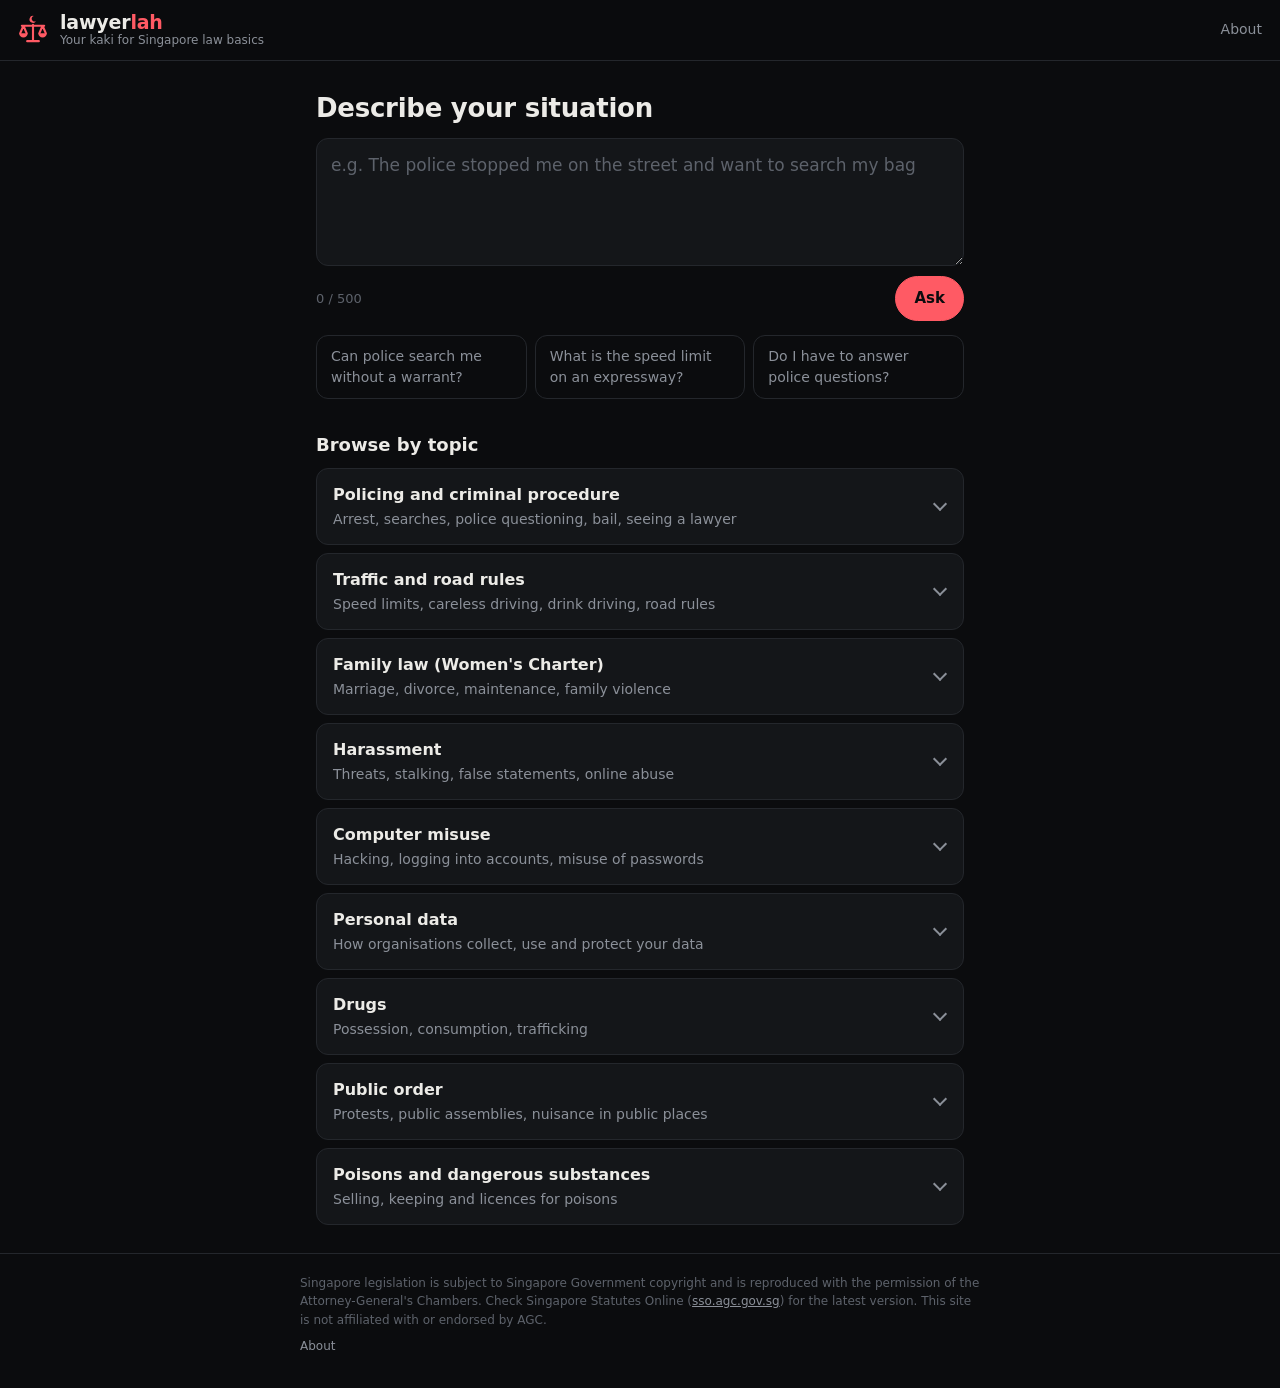
<file: web/index.html>
<!doctype html>
<html lang="en">
<head>
  <meta charset="utf-8">
  <meta name="viewport" content="width=device-width, initial-scale=1, viewport-fit=cover">
  <title>lawyerlah · Your kaki for Singapore law basics</title>
  <meta name="description" content="Describe an everyday situation in Singapore and see what the Acts say, in plain English: policing and criminal procedure, traffic and road rules, family law (Women's Charter), harassment, computer misuse, personal data, drugs, public order, and poisons and dangerous substances. Not legal advice.">
  <meta name="theme-color" content="#0b0c0e">
  <meta name="color-scheme" content="dark">
  <meta name="robots" content="noindex, nofollow, noarchive, nosnippet">
  <link rel="icon" type="image/svg+xml" href="data:image/svg+xml,%3Csvg xmlns='http://www.w3.org/2000/svg' viewBox='0 0 32 32'%3E%3Crect width='32' height='32' rx='7' fill='%230b0c0e'/%3E%3Cg transform='translate(2.4 2.6) scale(.85)'%3E%3Cpath fill='%23ff5a64' d='M16.74 2.78A3.3 3.3 0 1 0 18.84 7.69A2.7 2.7 0 1 1 16.74 2.78Z'/%3E%3Cpath fill='none' stroke='%23ff5a64' stroke-width='2.4' stroke-linecap='round' stroke-linejoin='round' d='M16 11v15M10.5 26.5h11M5.5 12h21M7 12 4 19M7 12l3 7M25 12l-3 7M25 12l3 7'/%3E%3Cpath fill='%23ff5a64' d='M3 19h8a4 4 0 0 1-8 0zM21 19h8a4 4 0 0 1-8 0z'/%3E%3C/g%3E%3C/svg%3E">
  <link rel="canonical" href="/">
  <meta property="og:type" content="website">
  <meta property="og:site_name" content="lawyerlah">
  <meta property="og:title" content="lawyerlah · Your kaki for Singapore law basics">
  <meta property="og:description" content="Describe an everyday situation and see which Singapore Act and section seems relevant, in plain English. Not legal advice.">
  <meta property="og:url" content="/">
  <meta property="og:image" content="/og.png">
  <meta property="og:image:width" content="1200">
  <meta property="og:image:height" content="630">
  <meta property="og:image:alt" content="lawyerlah logo: scales with a crescent. Your kaki for Singapore law basics.">
  <meta name="twitter:card" content="summary_large_image">
  <meta name="twitter:title" content="lawyerlah · Your kaki for Singapore law basics">
  <meta name="twitter:description" content="Describe an everyday situation and see which Singapore Act and section seems relevant, in plain English. Not legal advice.">
  <meta name="twitter:image" content="/og.png">
  <link rel="stylesheet" href="style.css">
</head>
<body>
  <header class="top">
    <a class="brand" href="/" aria-label="lawyerlah home">
      <svg class="mark" viewBox="0 0 32 32" aria-hidden="true">
        <path fill="currentColor" d="M16.74 2.78A3.3 3.3 0 1 0 18.84 7.69A2.7 2.7 0 1 1 16.74 2.78Z"/>
        <path fill="none" stroke="currentColor" stroke-width="2" stroke-linecap="round" stroke-linejoin="round" d="M16 11v15M10.5 26.5h11M5.5 12h21M7 12 4 19M7 12l3 7M25 12l-3 7M25 12l3 7"/>
        <path fill="currentColor" d="M3 19h8a4 4 0 0 1-8 0zM21 19h8a4 4 0 0 1-8 0z"/>
      </svg>
      <span class="brand-text">
        <span class="wordmark">lawyer<span class="accent">lah</span></span>
        <span class="tagline">Your kaki for Singapore law basics</span>
      </span>
    </a>
    <a class="top-link" href="/about">About</a>
  </header>

  <main>
    <div id="offline" class="banner" role="status" hidden>You're offline. Questions will work again when you reconnect.</div>

    <form id="ask" class="ask" novalidate>
      <label for="q" class="ask-label">Describe your situation</label>
      <textarea id="q" name="question" rows="4" maxlength="500" placeholder="e.g. The police stopped me on the street and want to search my bag" required></textarea>
      <div class="ask-row">
        <span id="count" class="count" aria-live="polite">0 / 500</span>
        <button id="submit" class="btn btn-primary" type="submit">Ask</button>
      </div>
      <p id="ask-error" class="field-error" role="alert" hidden></p>
      <div class="chips" aria-label="Examples">
        <button type="button" class="chip">Can police search me without a warrant?</button>
        <button type="button" class="chip">What is the speed limit on an expressway?</button>
        <button type="button" class="chip">Do I have to answer police questions?</button>
      </div>
    </form>

    <section id="result" class="result" aria-live="polite">
      <div id="loading" class="card loading" hidden>
        <p class="loading-text"><span class="spinner" aria-hidden="true"></span>Looking through the Acts…</p>
        <div class="skeleton w60"></div>
        <div class="skeleton"></div>
        <div class="skeleton w80"></div>
      </div>

      <div id="notice" class="card notice" hidden>
        <h2 id="notice-title" class="notice-title"></h2>
        <p id="notice-text" class="notice-text"></p>
        <button id="retry" class="btn" type="button" hidden>Try again</button>
      </div>

      <article id="answer" class="card answer" hidden>
        <div id="a-demo" class="demo-banner" role="note" hidden>
          <strong id="a-demo-title">DEMO DATA, not real law</strong>
          <span>This answer uses placeholder text, not the real wording of the section. It is only here to test the site.</span>
        </div>
        <div class="block">
          <h2 class="label">The short answer</h2>
          <p id="a-short" class="short-answer"></p>
          <p id="a-figures" class="figures-note" hidden></p>
        </div>
        <div id="a-how-block" class="block">
          <h2 class="label">How it applies</h2>
          <p id="a-how"></p>
        </div>
        <div class="block">
          <h2 class="label">What depends on the facts</h2>
          <ul id="a-depends" class="depends"></ul>
        </div>
        <div id="a-source" class="source"></div>
        <div id="a-further" class="further" hidden></div>
        <div id="a-routes-block" class="block" hidden>
          <h2 class="label">Official routes that may apply</h2>
          <p class="routes-note">For information only. Each route has its own conditions, and whether any of them fits depends on the facts. Details can change; the official page has the current version.</p>
          <ul id="a-routes" class="routes"></ul>
        </div>
        <div class="feedback">
          <span class="feedback-q">Was this pointer useful?</span>
          <div class="feedback-btns">
            <button type="button" class="btn btn-small" data-vote="helpful">Helpful</button>
            <button type="button" class="btn btn-small" data-vote="wrong">Wrong</button>
          </div>
          <span id="fb-thanks" class="feedback-thanks" hidden></span>
        </div>
        <p class="disclaimer">Not legal advice. For general understanding only. Ask a lawyer for your situation. This is general information, not a lawyer, no lawyer-client relationship.</p>
      </article>
    </section>

    <section class="topics" aria-labelledby="topics-title">
      <h2 id="topics-title" class="section-title">Browse by topic</h2>
      <ul class="topic-list">
        <li>
          <details>
            <summary><span class="topic-name">Policing and criminal procedure</span><span class="topic-sub">Arrest, searches, police questioning, bail, seeing a lawyer</span></summary>
            <div class="topic-qs">
              <button type="button" class="chip">What happens after someone is arrested?</button>
              <button type="button" class="chip">Can I see a lawyer after being arrested?</button>
              <button type="button" class="chip">How long can police hold someone before they see a Magistrate?</button>
            </div>
          </details>
        </li>
        <li>
          <details>
            <summary><span class="topic-name">Traffic and road rules</span><span class="topic-sub">Speed limits, careless driving, drink driving, road rules</span></summary>
            <div class="topic-qs">
              <button type="button" class="chip">What is the speed limit on normal roads?</button>
              <button type="button" class="chip">What happens if someone drives after drinking?</button>
              <button type="button" class="chip">Can I use my phone while driving?</button>
            </div>
          </details>
        </li>
        <li>
          <details>
            <summary><span class="topic-name">Family law (Women's Charter)</span><span class="topic-sub">Marriage, divorce, maintenance, family violence</span></summary>
            <div class="topic-qs">
              <button type="button" class="chip">How does a divorce start?</button>
              <button type="button" class="chip">Can a spouse be asked to pay maintenance?</button>
              <button type="button" class="chip">How do I get a protection order against a family member?</button>
            </div>
          </details>
        </li>
        <li>
          <details>
            <summary><span class="topic-name">Harassment</span><span class="topic-sub">Threats, stalking, false statements, online abuse</span></summary>
            <div class="topic-qs">
              <button type="button" class="chip">Someone keeps sending me threatening messages</button>
              <button type="button" class="chip">Can I stop someone posting false things about me online?</button>
              <button type="button" class="chip">What counts as stalking?</button>
            </div>
          </details>
        </li>
        <li>
          <details>
            <summary><span class="topic-name">Computer misuse</span><span class="topic-sub">Hacking, logging into accounts, misuse of passwords</span></summary>
            <div class="topic-qs">
              <button type="button" class="chip">Someone logged into my account without permission</button>
              <button type="button" class="chip">Is sharing someone else's password an offence?</button>
            </div>
          </details>
        </li>
        <li>
          <details>
            <summary><span class="topic-name">Personal data</span><span class="topic-sub">How organisations collect, use and protect your data</span></summary>
            <div class="topic-qs">
              <button type="button" class="chip">A company leaked my personal data</button>
              <button type="button" class="chip">Can a company use my data for marketing without asking?</button>
            </div>
          </details>
        </li>
        <li>
          <details>
            <summary><span class="topic-name">Drugs</span><span class="topic-sub">Possession, consumption, trafficking</span></summary>
            <div class="topic-qs">
              <button type="button" class="chip">What happens if drugs are found in my bag?</button>
              <button type="button" class="chip">What does trafficking mean for drugs?</button>
            </div>
          </details>
        </li>
        <li>
          <details>
            <summary><span class="topic-name">Public order</span><span class="topic-sub">Protests, public assemblies, nuisance in public places</span></summary>
            <div class="topic-qs">
              <button type="button" class="chip">Do I need a permit to hold a protest?</button>
              <button type="button" class="chip">What happens if someone is drunk and noisy in public?</button>
            </div>
          </details>
        </li>
        <li>
          <details>
            <summary><span class="topic-name">Poisons and dangerous substances</span><span class="topic-sub">Selling, keeping and licences for poisons</span></summary>
            <div class="topic-qs">
              <button type="button" class="chip">Do I need a licence to sell poisons?</button>
              <button type="button" class="chip">Can I keep poison at home?</button>
            </div>
          </details>
        </li>
      </ul>
    </section>
  </main>

  <footer class="foot">
    <p>Singapore legislation is subject to Singapore Government copyright and is reproduced with the permission of the Attorney-General's Chambers. Check Singapore Statutes Online (<a href="https://sso.agc.gov.sg/" target="_blank" rel="noopener noreferrer">sso.agc.gov.sg</a>) for the latest version. This site is not affiliated with or endorsed by AGC.</p>
    <p class="foot-links"><a href="/about">About</a></p>
  </footer>

  <script src="app.js"></script>
</body>
</html>
</file>
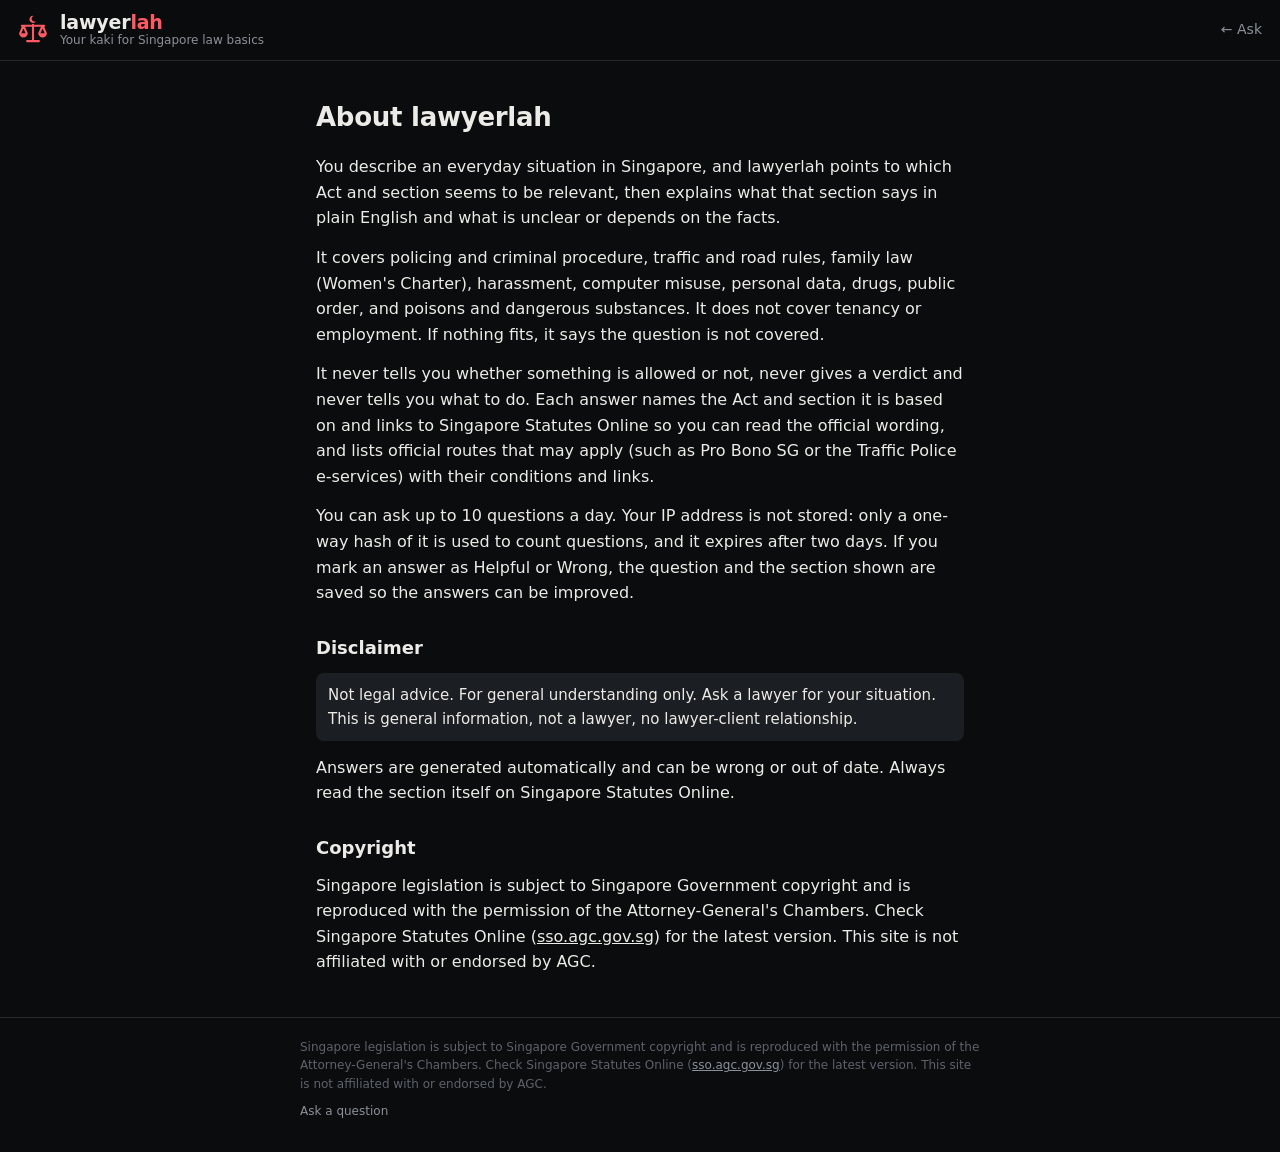
<file: web/about.html>
<!doctype html>
<html lang="en">
<head>
  <meta charset="utf-8">
  <meta name="viewport" content="width=device-width, initial-scale=1, viewport-fit=cover">
  <title>About · lawyerlah</title>
  <meta name="description" content="About lawyerlah: plain-English pointers to which Singapore Act and section seems relevant to an everyday situation. Not legal advice.">
  <meta name="theme-color" content="#0b0c0e">
  <meta name="color-scheme" content="dark">
  <meta name="robots" content="noindex, nofollow, noarchive, nosnippet">
  <link rel="icon" type="image/svg+xml" href="data:image/svg+xml,%3Csvg xmlns='http://www.w3.org/2000/svg' viewBox='0 0 32 32'%3E%3Crect width='32' height='32' rx='7' fill='%230b0c0e'/%3E%3Cg transform='translate(2.4 2.6) scale(.85)'%3E%3Cpath fill='%23ff5a64' d='M16.74 2.78A3.3 3.3 0 1 0 18.84 7.69A2.7 2.7 0 1 1 16.74 2.78Z'/%3E%3Cpath fill='none' stroke='%23ff5a64' stroke-width='2.4' stroke-linecap='round' stroke-linejoin='round' d='M16 11v15M10.5 26.5h11M5.5 12h21M7 12 4 19M7 12l3 7M25 12l-3 7M25 12l3 7'/%3E%3Cpath fill='%23ff5a64' d='M3 19h8a4 4 0 0 1-8 0zM21 19h8a4 4 0 0 1-8 0z'/%3E%3C/g%3E%3C/svg%3E">
  <link rel="canonical" href="/about">
  <meta property="og:type" content="website">
  <meta property="og:site_name" content="lawyerlah">
  <meta property="og:title" content="About · lawyerlah">
  <meta property="og:description" content="Plain-English pointers to which Singapore Act and section seems relevant to an everyday situation. Not legal advice.">
  <meta property="og:url" content="/about">
  <meta property="og:image" content="/og.png">
  <meta property="og:image:width" content="1200">
  <meta property="og:image:height" content="630">
  <meta name="twitter:card" content="summary_large_image">
  <meta name="twitter:title" content="About · lawyerlah">
  <meta name="twitter:description" content="Plain-English pointers to which Singapore Act and section seems relevant to an everyday situation. Not legal advice.">
  <meta name="twitter:image" content="/og.png">
  <link rel="stylesheet" href="style.css">
</head>
<body>
  <header class="top">
    <a class="brand" href="/" aria-label="lawyerlah home">
      <svg class="mark" viewBox="0 0 32 32" aria-hidden="true">
        <path fill="currentColor" d="M16.74 2.78A3.3 3.3 0 1 0 18.84 7.69A2.7 2.7 0 1 1 16.74 2.78Z"/>
        <path fill="none" stroke="currentColor" stroke-width="2" stroke-linecap="round" stroke-linejoin="round" d="M16 11v15M10.5 26.5h11M5.5 12h21M7 12 4 19M7 12l3 7M25 12l-3 7M25 12l3 7"/>
        <path fill="currentColor" d="M3 19h8a4 4 0 0 1-8 0zM21 19h8a4 4 0 0 1-8 0z"/>
      </svg>
      <span class="brand-text">
        <span class="wordmark">lawyer<span class="accent">lah</span></span>
        <span class="tagline">Your kaki for Singapore law basics</span>
      </span>
    </a>
    <a class="top-link" href="/">← Ask</a>
  </header>

  <main class="about">
    <h1 class="about-title">About lawyerlah</h1>
    <p>You describe an everyday situation in Singapore, and lawyerlah points to which Act and section seems to be relevant, then explains what that section says in plain English and what is unclear or depends on the facts.</p>
    <p>It covers policing and criminal procedure, traffic and road rules, family law (Women's Charter), harassment, computer misuse, personal data, drugs, public order, and poisons and dangerous substances. It does not cover tenancy or employment. If nothing fits, it says the question is not covered.</p>
    <p>It never tells you whether something is allowed or not, never gives a verdict and never tells you what to do. Each answer names the Act and section it is based on and links to Singapore Statutes Online so you can read the official wording, and lists official routes that may apply (such as Pro Bono SG or the Traffic Police e-services) with their conditions and links.</p>
    <p>You can ask up to 10 questions a day. Your IP address is not stored: only a one-way hash of it is used to count questions, and it expires after two days. If you mark an answer as Helpful or Wrong, the question and the section shown are saved so the answers can be improved.</p>

    <h2 class="section-title">Disclaimer</h2>
    <p class="disclaimer">Not legal advice. For general understanding only. Ask a lawyer for your situation. This is general information, not a lawyer, no lawyer-client relationship.</p>
    <p>Answers are generated automatically and can be wrong or out of date. Always read the section itself on Singapore Statutes Online.</p>

    <h2 class="section-title">Copyright</h2>
    <p>Singapore legislation is subject to Singapore Government copyright and is reproduced with the permission of the Attorney-General's Chambers. Check Singapore Statutes Online (<a href="https://sso.agc.gov.sg/" target="_blank" rel="noopener noreferrer">sso.agc.gov.sg</a>) for the latest version. This site is not affiliated with or endorsed by AGC.</p>
  </main>

  <footer class="foot">
    <p>Singapore legislation is subject to Singapore Government copyright and is reproduced with the permission of the Attorney-General's Chambers. Check Singapore Statutes Online (<a href="https://sso.agc.gov.sg/" target="_blank" rel="noopener noreferrer">sso.agc.gov.sg</a>) for the latest version. This site is not affiliated with or endorsed by AGC.</p>
    <p class="foot-links"><a href="/">Ask a question</a></p>
  </footer>
</body>
</html>
</file>
<file: web/style.css>
:root {
  --bg: #0b0c0e;
  --surface: #141619;
  --surface-2: #1b1e22;
  --line: #24272c;
  --text: #ecebe7;
  --muted: #8b9099;
  --faint: #5d626b;
  --accent: #ff5a64; /* the one accent: Singapore red, lifted for the dark background */
  --accent-ink: #0b0c0e;
  --warn: #ff9f1c;
  --warn-bg: rgba(255, 159, 28, 0.12);
  --ok: #3ccf7a;

  --radius: 12px;
  --sans: system-ui, -apple-system, "Segoe UI", Roboto, "Helvetica Neue", Arial, sans-serif;
  color-scheme: dark;
}

* { box-sizing: border-box; }
html, body { margin: 0; }
body {
  background: var(--bg);
  color: var(--text);
  font: 16px/1.5 var(--sans);
  -webkit-font-smoothing: antialiased;
  -webkit-tap-highlight-color: transparent;
  min-height: 100dvh;
  display: flex;
  flex-direction: column;
}
button, input, textarea { font: inherit; color: inherit; }
button { cursor: pointer; }
a { color: var(--text); }
[hidden] { display: none !important; }
:focus-visible { outline: 2px solid var(--accent); outline-offset: 2px; }

/* ------------------------------------------------------------ header */
.top {
  position: sticky; top: 0; z-index: 10;
  display: flex; align-items: center; justify-content: space-between; gap: 12px;
  padding: calc(12px + env(safe-area-inset-top)) 16px 12px;
  background: rgba(11, 12, 14, 0.92);
  backdrop-filter: blur(10px);
  -webkit-backdrop-filter: blur(10px);
  border-bottom: 1px solid var(--line);
}
.brand { display: flex; align-items: center; gap: 10px; min-width: 0; text-decoration: none; color: var(--text); }
.mark { width: 34px; height: 34px; flex: none; color: var(--accent); }
.brand-text { display: flex; flex-direction: column; line-height: 1.15; min-width: 0; }
.wordmark { font-weight: 700; font-size: 19px; letter-spacing: -0.01em; }
.accent { color: var(--accent); }
.tagline { color: var(--muted); font-size: 12px; white-space: nowrap; overflow: hidden; text-overflow: ellipsis; }
.top-link { color: var(--muted); font-size: 14px; text-decoration: none; padding: 6px 2px; white-space: nowrap; }
.top-link:hover { color: var(--text); }

main { flex: 1; width: 100%; max-width: 680px; margin: 0 auto; padding: 16px; }

/* ------------------------------------------------------------ banner */
.banner {
  margin-bottom: 12px; padding: 10px 12px; border-radius: var(--radius);
  background: var(--warn-bg); color: var(--warn); font-size: 14px;
}

/* ------------------------------------------------------------ ask */
.ask { display: flex; flex-direction: column; gap: 10px; }
.ask-label { font-size: 22px; font-weight: 650; letter-spacing: -0.01em; }
textarea {
  width: 100%; min-height: 128px; resize: vertical;
  padding: 14px; border-radius: var(--radius);
  background: var(--surface); border: 1px solid var(--line);
  font-size: 17px; line-height: 1.45;
}
textarea::placeholder { color: var(--faint); }
textarea:focus { border-color: var(--accent); outline: none; }
.ask-row { display: flex; align-items: center; justify-content: space-between; gap: 12px; }
.count { color: var(--faint); font-size: 13px; font-variant-numeric: tabular-nums; }
.count.near { color: var(--warn); }
.field-error { margin: 0; color: var(--warn); font-size: 14px; }

.btn {
  display: inline-flex; align-items: center; justify-content: center; gap: 6px;
  min-height: 44px; padding: 10px 18px; border-radius: 999px;
  background: var(--surface-2); border: 1px solid var(--line);
  font-weight: 600; font-size: 15px; text-decoration: none; color: var(--text);
}
.btn:hover { border-color: var(--faint); }
.btn-primary { background: var(--accent); border-color: var(--accent); color: var(--accent-ink); }
.btn-primary:hover { filter: brightness(1.08); border-color: var(--accent); }
.btn:disabled { opacity: 0.55; cursor: default; }
.btn-block { width: 100%; text-align: center; }
.btn-small { min-height: 38px; padding: 6px 14px; font-size: 14px; }
.btn[aria-pressed="true"] { border-color: var(--accent); color: var(--accent); }

.chips { display: flex; flex-direction: column; gap: 8px; margin-top: 4px; }
.chip {
  text-align: left; padding: 10px 14px; border-radius: var(--radius);
  background: transparent; border: 1px solid var(--line); color: var(--muted); font-size: 14px;
}
.chip:hover { color: var(--text); border-color: var(--faint); }

/* ------------------------------------------------------------ result cards */
.result { margin-top: 20px; scroll-margin-top: 80px; }
.card {
  background: var(--surface); border: 1px solid var(--line); border-radius: var(--radius);
  padding: 16px; display: flex; flex-direction: column; gap: 16px;
}
.block p { margin: 4px 0 0; }
.label {
  margin: 0; font-size: 12px; font-weight: 650; letter-spacing: 0.08em; text-transform: uppercase; color: var(--muted);
}
.short-answer { font-size: 18px; line-height: 1.5; }
.block .figures-note {
  margin-top: 8px; padding: 8px 10px; border-radius: 8px;
  background: var(--warn-bg); color: var(--warn); font-size: 14px;
}
.depends { margin: 6px 0 0; padding-left: 20px; display: flex; flex-direction: column; gap: 4px; }
.source { color: var(--faint); font-size: 12px; line-height: 1.5; }
.source p { margin: 0; }
.source p + p { margin-top: 2px; }
.source a { color: var(--muted); }
.further { font-size: 13px; color: var(--muted); }
.further p { margin: 0; }
.further a { color: var(--text); }
.further .further-note { color: var(--faint); font-size: 12px; margin-top: 2px; }

.feedback {
  display: flex; flex-wrap: wrap; align-items: center; justify-content: space-between; gap: 8px;
  padding-top: 14px; border-top: 1px solid var(--line);
}
.feedback-q { color: var(--muted); font-size: 14px; }
.feedback-btns { display: flex; gap: 8px; }
.feedback-thanks { color: var(--ok); font-size: 14px; width: 100%; }

.disclaimer {
  margin: 0; padding: 10px 12px; border-radius: 8px;
  background: var(--surface-2); color: var(--muted); font-size: 13px;
}

/* demo data banner: shown on every answer built on placeholder law text */
.demo-banner {
  display: flex; flex-direction: column; gap: 2px;
  margin: -4px 0 0; padding: 12px 14px; border-radius: 8px;
  background: var(--warn-bg); border: 2px solid var(--warn); color: var(--warn); font-size: 14px;
}
.demo-banner strong { font-size: 16px; letter-spacing: 0.04em; text-transform: uppercase; }
.demo-banner span { color: var(--text); }

/* official routes */
.routes-note { color: var(--muted); font-size: 14px; }
.routes { list-style: none; margin: 10px 0 0; padding: 0; display: flex; flex-direction: column; gap: 10px; }
.route { padding: 12px; border-radius: 8px; background: var(--surface-2); font-size: 14px; }
.route p { margin: 4px 0 0; color: var(--muted); }
.route-name { font-weight: 650; font-size: 15px; color: var(--text); text-decoration: none; }
a.route-name:hover { text-decoration: underline; }
.route-k { color: var(--text); font-weight: 600; }

.notice-title { margin: 0; font-size: 17px; }
.notice-text { margin: 0; color: var(--muted); }
.notice.warn .notice-title { color: var(--warn); }
.notice .btn { align-self: flex-start; }

/* loading */
.loading-text { margin: 0; display: flex; align-items: center; gap: 10px; color: var(--muted); }
.spinner {
  width: 16px; height: 16px; border-radius: 50%;
  border: 2px solid var(--line); border-top-color: var(--accent);
  animation: spin 0.8s linear infinite;
}
.skeleton { height: 14px; border-radius: 6px; background: var(--surface-2); animation: pulse 1.2s ease-in-out infinite; }
.skeleton.w60 { width: 60%; }
.skeleton.w80 { width: 80%; }
@keyframes spin { to { transform: rotate(360deg); } }
@keyframes pulse { 50% { opacity: 0.45; } }
@media (prefers-reduced-motion: reduce) {
  .spinner, .skeleton { animation: none; }
}

/* ------------------------------------------------------------ topics */
.topics { margin-top: 32px; }
.section-title { margin: 0 0 10px; font-size: 18px; font-weight: 650; }
.topic-list { list-style: none; margin: 0; padding: 0; display: flex; flex-direction: column; gap: 8px; }
details { background: var(--surface); border: 1px solid var(--line); border-radius: var(--radius); }
summary {
  list-style: none; cursor: pointer; padding: 14px 40px 14px 16px; position: relative;
  display: flex; flex-direction: column; gap: 2px;
}
summary::-webkit-details-marker { display: none; }
summary::after {
  content: ""; position: absolute; right: 18px; top: 50%; width: 8px; height: 8px;
  border-right: 2px solid var(--muted); border-bottom: 2px solid var(--muted);
  transform: translateY(-70%) rotate(45deg); transition: transform 0.15s;
}
details[open] summary::after { transform: translateY(-30%) rotate(-135deg); }
.topic-name { font-weight: 650; }
.topic-sub { color: var(--muted); font-size: 14px; }
.topic-qs { display: flex; flex-direction: column; gap: 8px; padding: 0 12px 12px; }

/* ------------------------------------------------------------ about */
.about { line-height: 1.6; }
.about p { margin: 0 0 14px; }
.about-title { margin: 8px 0 16px; font-size: 26px; letter-spacing: -0.01em; }
.about .section-title { margin-top: 28px; }
.about .disclaimer { font-size: 15px; color: var(--text); }

/* ------------------------------------------------------------ footer */
.foot {
  border-top: 1px solid var(--line); color: var(--faint); font-size: 12px; line-height: 1.55;
  padding: 20px 16px calc(24px + env(safe-area-inset-bottom));
}
.foot p { max-width: 680px; margin: 0 auto 8px; }
.foot a { color: var(--muted); }
.foot-links a { text-decoration: none; }

@media (min-width: 640px) {
  main { padding: 28px 16px; }
  .ask-label { font-size: 26px; }
  .chips { flex-direction: row; flex-wrap: wrap; }
  .chips .chip { flex: 1 1 30%; }
}
</file>
